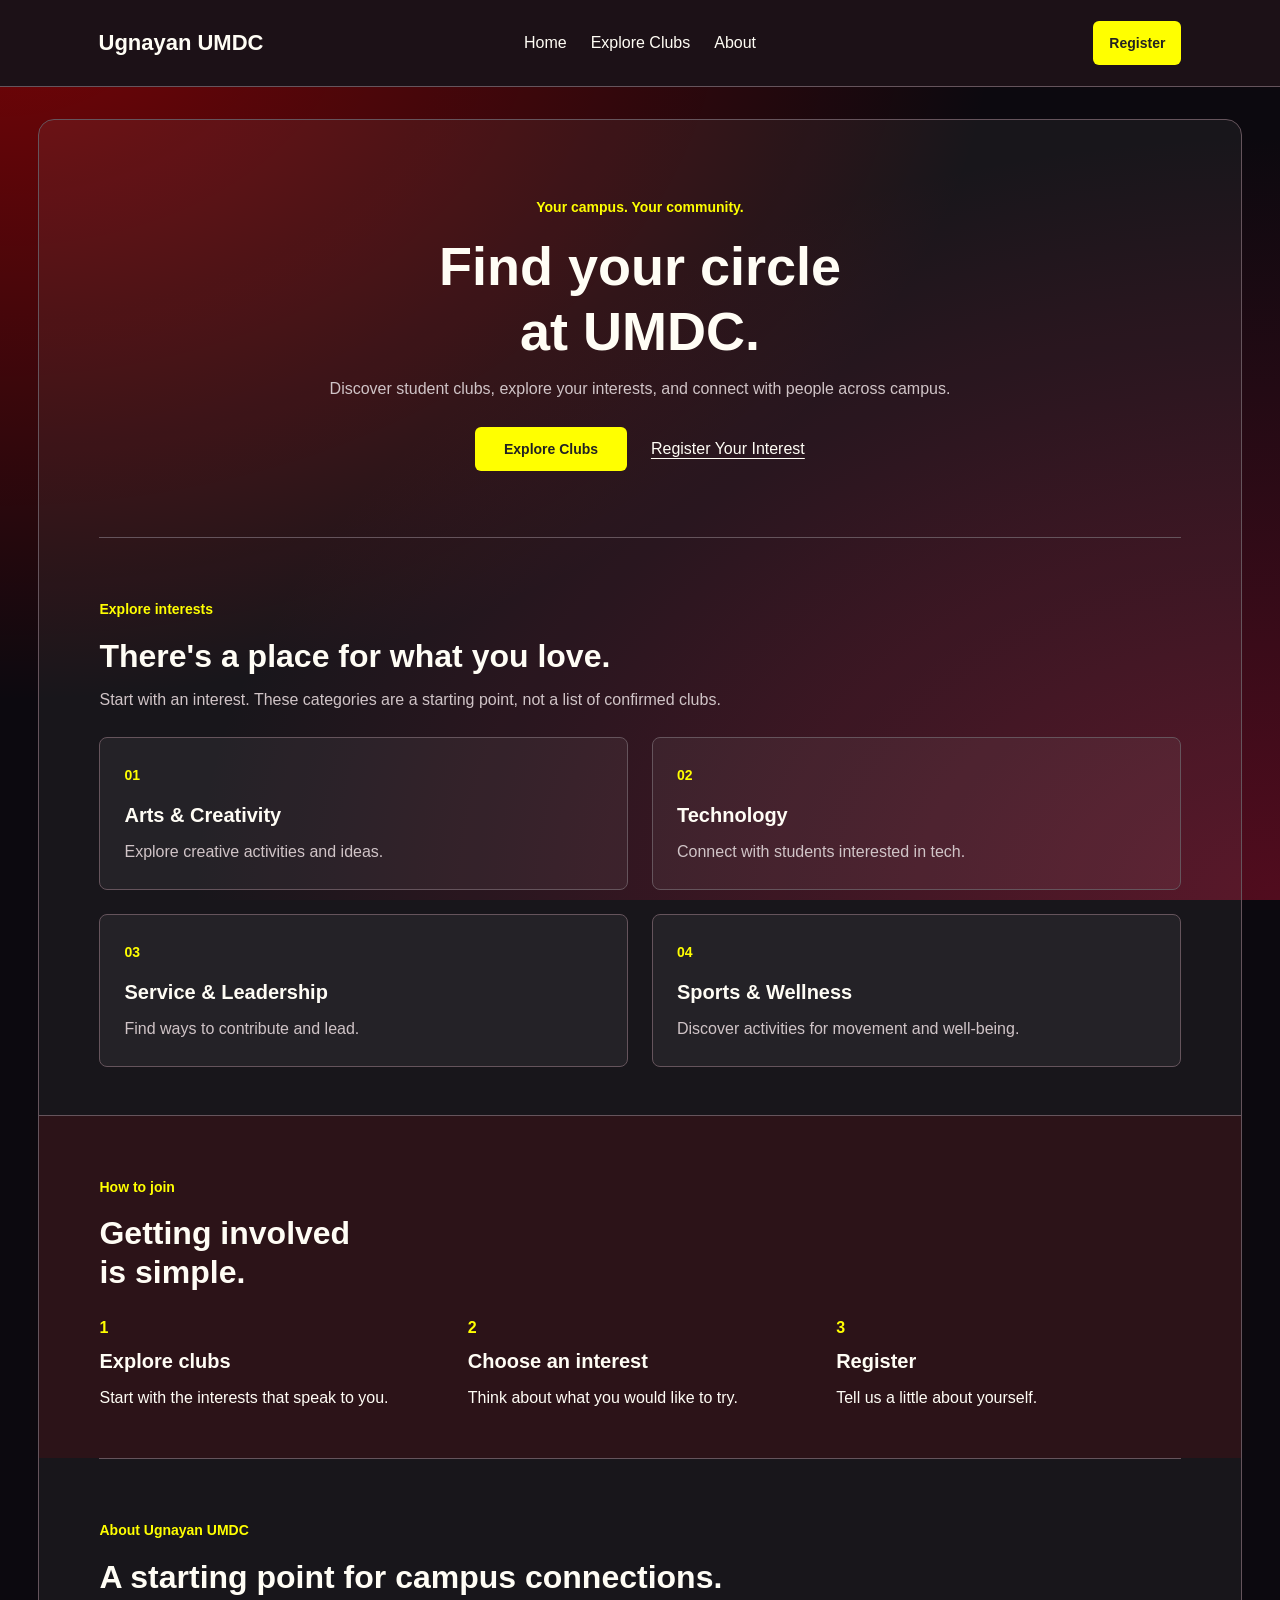
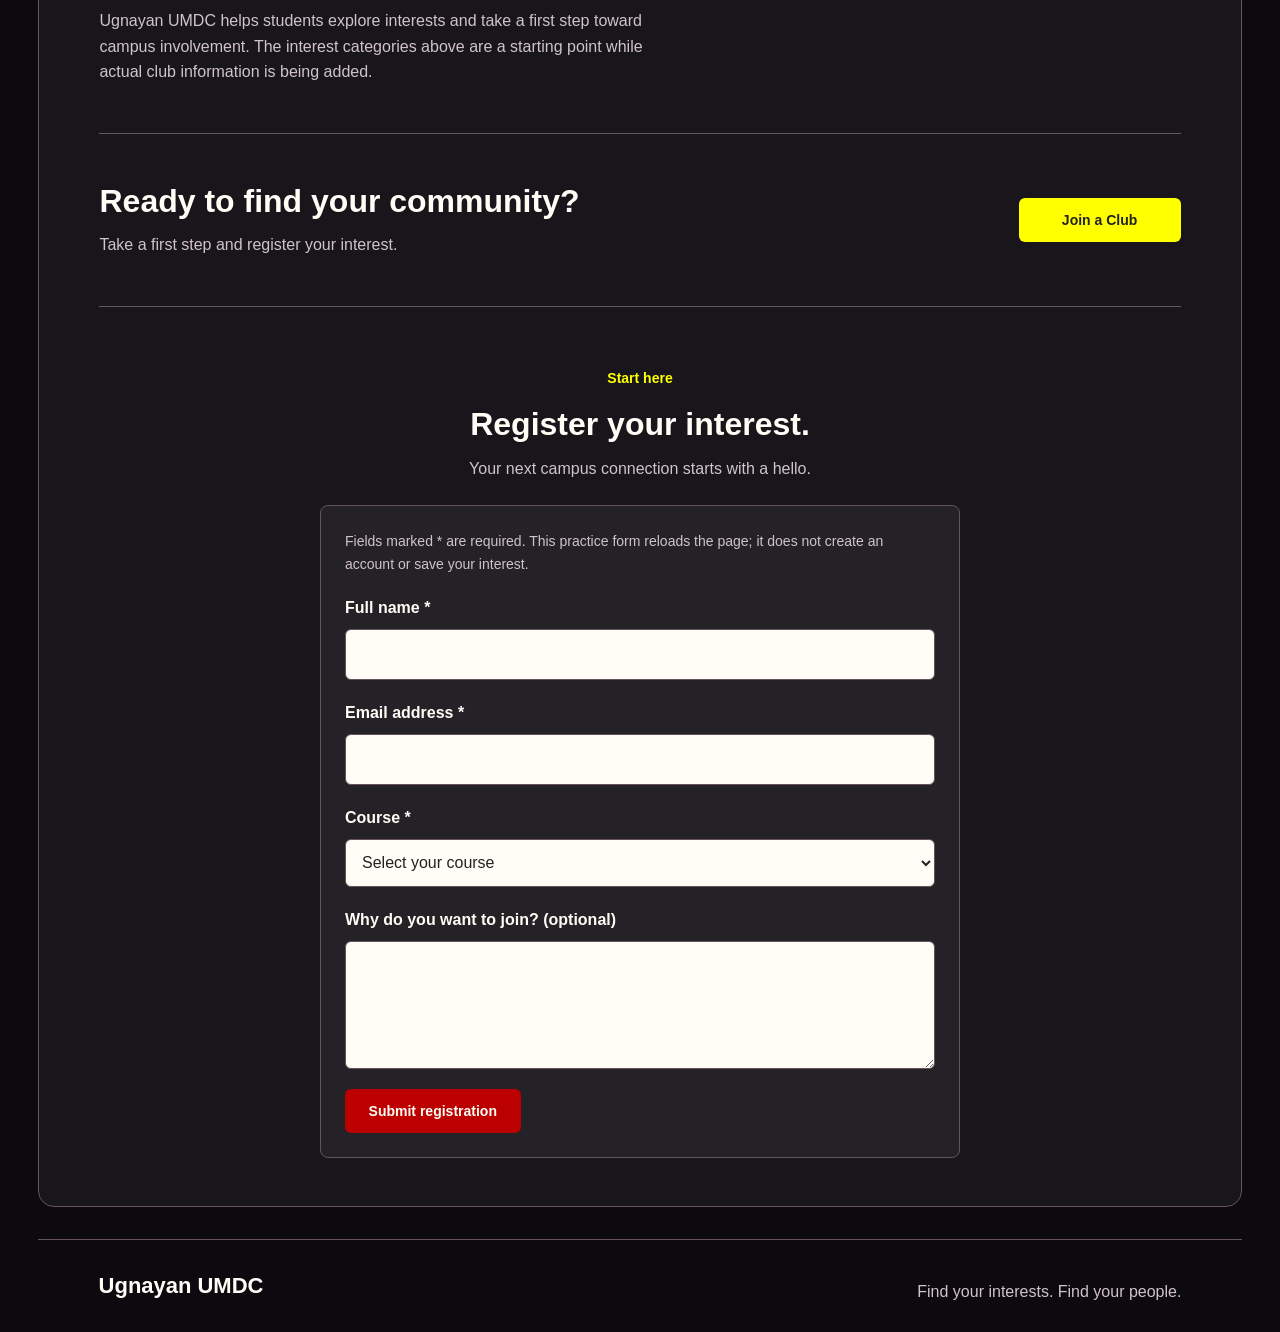
<file: HTML-CSS-JS/activity-four/index.html>
<!DOCTYPE html>
<html lang="en">
<head>
    <meta charset="UTF-8">
    <meta name="viewport" content="width=device-width, initial-scale=1.0">
    <meta name="author" content="Rachel Heart U. Tambalila">
    <link rel="stylesheet" href="assets/style.css">
    <title>Ugnayan UMDC | Find your circle</title>
</head>
<body>
    <a class="skip-link" href="#home">Skip to content</a>
    <header>
      <div class="header-content page-width">
        <a href="#home" class="brand">Ugnayan <span>UMDC</span></a>
        <nav aria-label="Main navigation">
            <a href="#home">Home</a>
            <a href="#clubs">Explore Clubs</a>
            <a href="#about">About</a>
        </nav>
        <a href="#register" class="button join-button">Register</a>
      </div>
    </header>

    <main id="home">
        <section class="welcome page-width" aria-labelledby="welcome-title">
            <div class="welcome-copy">
                <p class="eyebrow">Your campus. Your community.</p>
                <h1 id="welcome-title">Find your circle<br>at <span>UMDC.</span></h1>
                <p class="lead">Discover student clubs, explore your interests, and connect with people across campus.</p>
                <div class="actions">
                    <a class="button" href="#clubs">Explore Clubs</a>
                    <a class="text-link" href="#register">Register Your Interest</a>
                </div>
            </div>
        </section>

        <section class="interests page-width" id="clubs" aria-labelledby="interests-title">
            <p class="eyebrow">Explore interests</p>
            <h2 id="interests-title">There's a place for what you love.</h2>
            <p class="section-description">Start with an interest. These categories are a starting point, not a list of confirmed clubs.</p>
            <div class="interest-grid">
                <article class="interest-card"><span class="category-number" aria-hidden="true">01</span><h3>Arts &amp; Creativity</h3><p>Explore creative activities and ideas.</p></article>
                <article class="interest-card"><span class="category-number" aria-hidden="true">02</span><h3>Technology</h3><p>Connect with students interested in tech.</p></article>
                <article class="interest-card"><span class="category-number" aria-hidden="true">03</span><h3>Service &amp; Leadership</h3><p>Find ways to contribute and lead.</p></article>
                <article class="interest-card"><span class="category-number" aria-hidden="true">04</span><h3>Sports &amp; Wellness</h3><p>Discover activities for movement and well-being.</p></article>
            </div>
        </section>

        <section class="how-to" aria-labelledby="how-title">
            <div class="page-width how-layout">
                <div><p class="eyebrow">How to join</p><h2 id="how-title">Getting involved<br>is simple.</h2></div>
                <ol class="steps">
                    <li><span>1</span><h3>Explore clubs</h3><p>Start with the interests that speak to you.</p></li>
                    <li><span>2</span><h3>Choose an interest</h3><p>Think about what you would like to try.</p></li>
                    <li><span>3</span><h3>Register</h3><p>Tell us a little about yourself.</p></li>
                </ol>
            </div>
        </section>

        <section class="about page-width" id="about" aria-labelledby="about-title">
            <p class="eyebrow">About Ugnayan UMDC</p>
            <h2 id="about-title">A starting point for campus connections.</h2>
            <p>Ugnayan UMDC helps students explore interests and take a first step toward campus involvement. The interest categories above are a starting point while actual club information is being added.</p>
        </section>

        <section class="closing page-width" aria-labelledby="closing-title">
            <div><h2 id="closing-title">Ready to find your community?</h2><p>Take a first step and register your interest.</p></div>
            <a href="#register" class="button">Join a Club</a>
        </section>

        <section class="registration page-width" id="register" aria-labelledby="registration-title">
            <div class="registration-intro"><p class="eyebrow">Start here</p><h2 id="registration-title">Register your interest.</h2><p>Your next campus connection starts with a hello.</p></div>
            <div class="join-section">
                <p class="form-note" id="form-note">Fields marked * are required. This practice form reloads the page; it does not create an account or save your interest.</p>
                <form method="get" aria-describedby="form-note">
                    <label for="student-name">Full name *</label>
                    <input type="text" id="student-name" autocomplete="name" required>
                    <label for="student-email">Email address *</label>
                    <input type="email" id="student-email" autocomplete="email" required>
                    <label for="course">Course *</label>
                    <select id="course" required>
                        <option value="">Select your course</option>
                        <option value="bsit">BS Information Technology</option>
                        <option value="bscs">BS Computer Science</option>
                        <option value="bsba">BS Business Administration</option>
                    </select>
                    <label for="reason">Why do you want to join? (optional)</label>
                    <textarea id="reason" rows="4"></textarea>
                    <button type="submit" class="button submit-button">Submit registration</button>
                </form>
            </div>
        </section>
    </main>
    <footer><div class="page-width footer-content"><a href="#home" class="brand">Ugnayan <span>UMDC</span></a><p>Find your interests. Find your people.</p></div></footer>
</body>
</html>
</file>
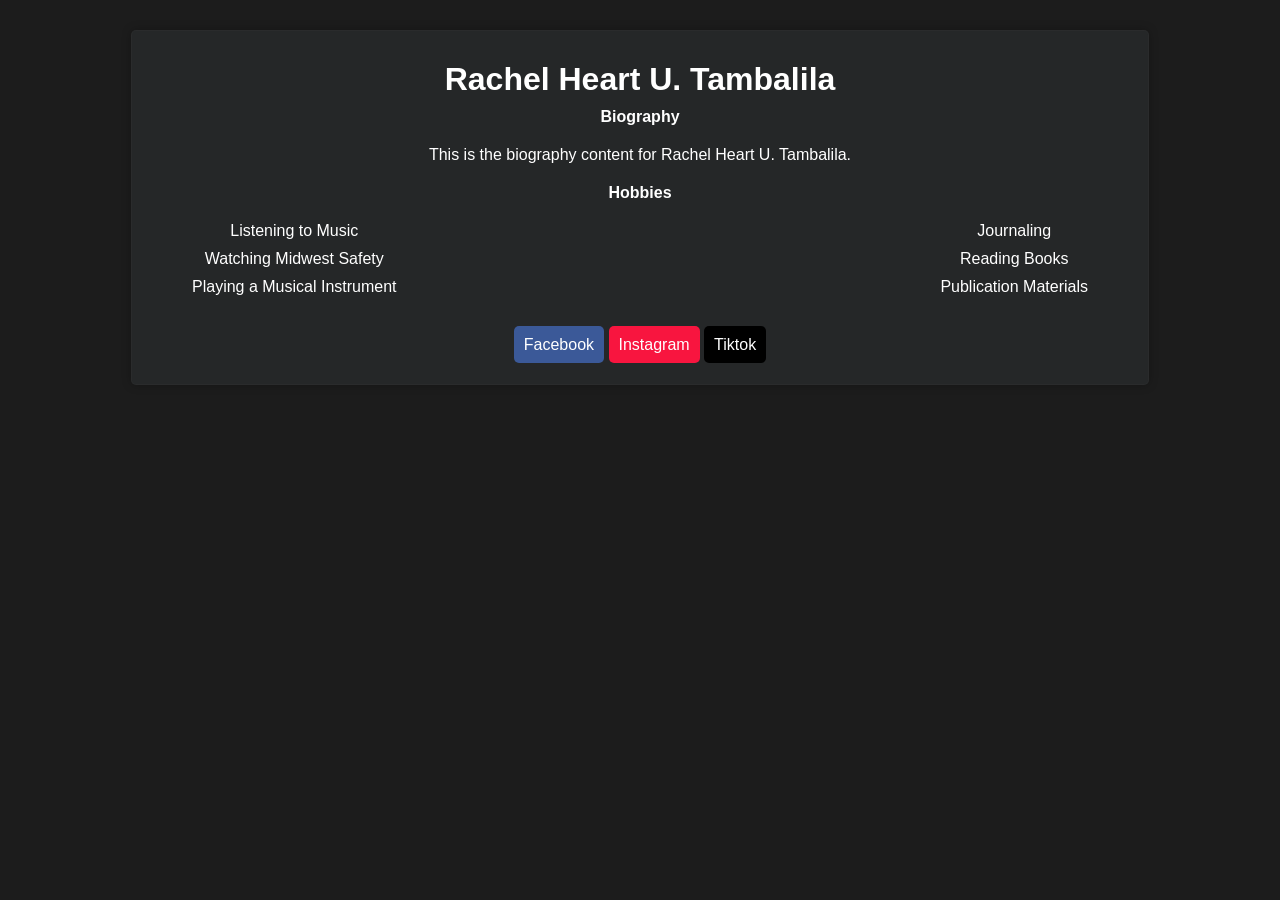
<file: HTML-CSS-JS/activity-one/index.html>
<!DOCTYPE html>
<html lang="en">
<head>
    <meta charset="UTF-8">
    <meta name="viewport" content="width=device-width, initial-scale=1.0">
    <meta name="author" content="Rachel Heart U. Tambalila">
    <title>Activity One</title>
    <link rel="stylesheet" href="assets/style.css">
</head>
<body>
    <main>
        <div class="container">
            <h1>Rachel Heart U. Tambalila</h1>

            <div class="contents">
                <h4>Biography</h4>
                <p>This is the biography content for Rachel Heart U. Tambalila.</p>
            </div>

            <H4 class="hobby-text"> Hobbies </H4>
            <div class="hobbies">
                <div class="left">
                <ul>
                    <li>Listening to Music</li>
                    <li>Watching Midwest Safety</li>
                    <li>Playing a Musical Instrument</li>
                </ul>
                </div>

                <div class="right">
                <ul>
                    <li>Journaling</li>
                    <li>Reading Books</li>
                    <li>Publication Materials</li>
                </div>
            </div>

            <div class="socials">
                <a href="https://www.facebook.com" class="btn btn-fb">Facebook</a>
                <a href="https://www.instagram.com" class="btn btn-ig">Instagram</a>
                <a href="https://www.tiktok.com" class="btn btn-tk">Tiktok</a>
            </div>
        </div>
    </main>
</body>
</html>
</file>
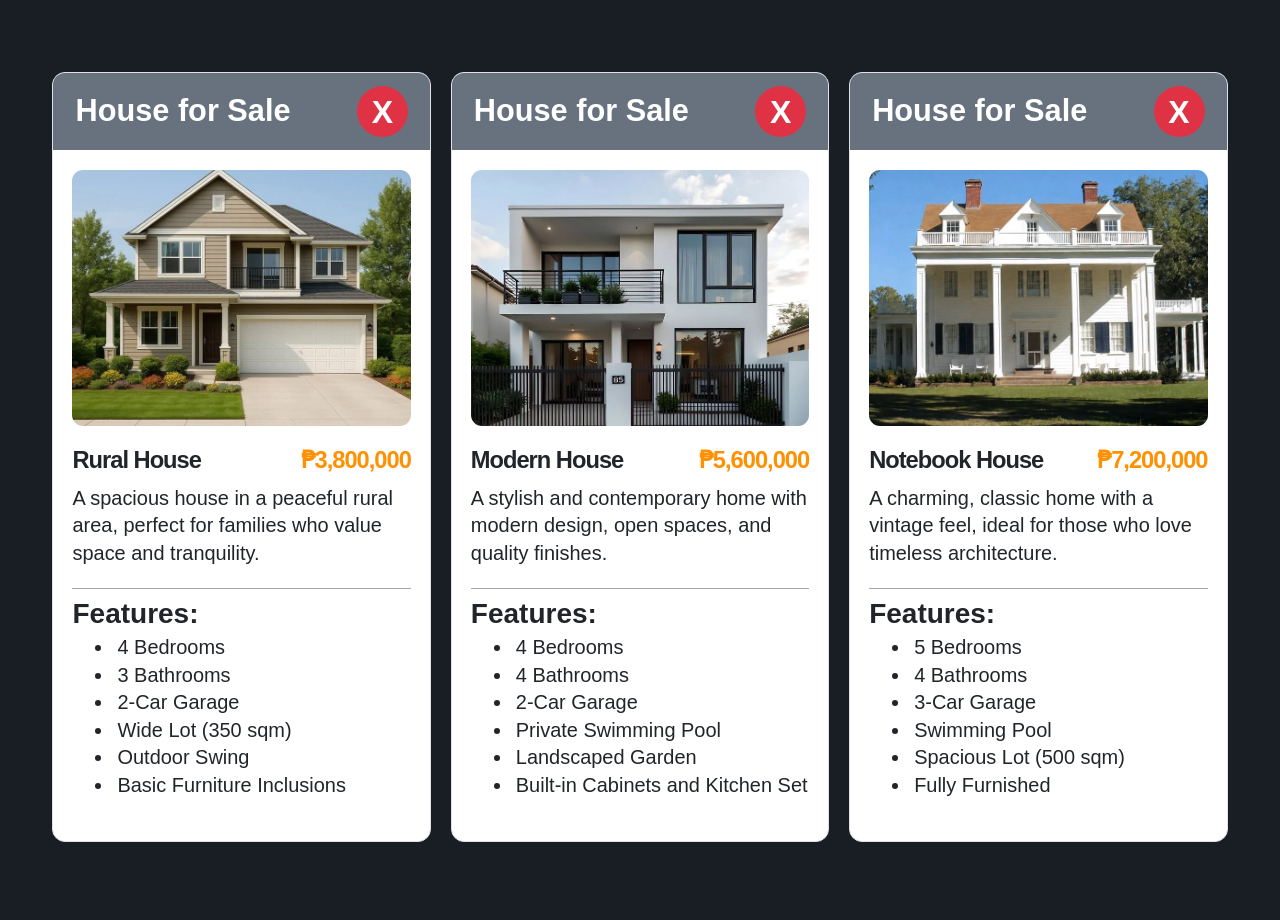
<file: HTML-CSS-JS/activity-three/index.html>
<!DOCTYPE html>
<html lang="en">
<head>
    <meta charset="UTF-8">
    <meta name="viewport" content="width=device-width, initial-scale=1.0">
    <title>Houses for Sale | Activity Three</title>
    <link rel="stylesheet" href="https://cdnjs.cloudflare.com/ajax/libs/bootstrap/5.3.8/css/bootstrap.min.css">
    <style>
        body {
            margin: 0;
            background: #191e24;
            color: #1b1d27;
            font-family: Arial, Helvetica, sans-serif;
        }

        .property-listings {
            max-width: 1536px;
            padding: 72px 4.1% 78px;
        }

        .property-grid { --bs-gutter-x: 20px; --bs-gutter-y: 24px; }

        .property-card {
            height: 100%;
            overflow: hidden;
            border: 1px solid #dfe1e5;
            border-radius: 13px;
            background: #fff;
        }

        .property-header {
            display: flex;
            align-items: center;
            justify-content: space-between;
            gap: 12px;
            padding: 13px 22px;
            border: 0;
            background: #68727e;
            color: #fff;
        }

        .property-header h2 {
            margin: 0;
            font-size: clamp(25px, 2.4vw, 38px);
            font-weight: 700;
        }

        .close-badge {
            display: inline-flex;
            flex-shrink: 0;
            align-items: center;
            justify-content: center;
            width: 51px;
            height: 51px;
            border-radius: 50%;
            background: #df3345;
            font-size: 32px;
            font-weight: 700;
            line-height: 1;
        }

        .property-body { padding: 20px 19px 42px; }

        .property-image {
            display: block;
            width: 100%;
            aspect-ratio: 1.32;
            object-fit: cover;
            border-radius: 11px;
        }

        .property-summary {
            display: flex;
            flex-wrap: wrap;
            align-items: baseline;
            justify-content: space-between;
            gap: 4px 12px;
            margin: 20px 0 10px;
        }

        .property-name, .property-price {
            margin: 0;
            font-size: clamp(22px, 1.85vw, 29px);
            font-weight: 700;
            line-height: 1.2;
            letter-spacing: -1px;
        }

        .property-price { color: #ff9000; white-space: nowrap; }

        .property-description, .feature-list {
            font-size: clamp(19px, 1.56vw, 24px);
            line-height: 1.38;
        }

        .property-description { margin: 0; min-height: 4.14em; }
        .property-features { margin-top: 21px; padding-top: 8px; border-top: 1px solid #a2a6ae; }
        .property-features h4 { margin: 0 0 3px; font-size: 28px; font-weight: 700; }
        .feature-list { margin: 0; padding-left: 42px; }
        .feature-list li { padding-left: 3px; }

        @media (max-width: 1199.98px) and (min-width: 992px) {
            .property-header { padding: 13px 16px; }
            .close-badge { width: 42px; height: 42px; font-size: 27px; }
        }

        @media (max-width: 991.98px) {
            .property-listings { max-width: 680px; padding: 32px 20px; }
            .property-header h2 { font-size: 30px; }
            .property-description { min-height: 0; }
            .property-body { padding-bottom: 28px; }
            .property-name, .property-price { font-size: 25px; }
        }

        @media (max-width: 399.98px) {
            .property-listings { padding: 20px 12px; }
            .property-header { padding: 12px 16px; }
            .property-header h2 { font-size: 27px; }
            .close-badge { width: 42px; height: 42px; font-size: 27px; }
            .property-body { padding: 16px 14px 26px; }
        }
    </style>
</head>
<body>
    <main class="container-fluid property-listings" aria-label="Houses for sale">
        <h1 class="visually-hidden">Houses for Sale</h1>
        <div class="row property-grid">
            <div class="col-12 col-lg-4">
                <article class="card property-card">
                    <header class="card-header property-header">
                        <h2>House for Sale</h2>
                        <span class="close-badge" aria-hidden="true">X</span>
                    </header>
                    <div class="card-body property-body">
                        <img src="assets/img/download.jpeg" alt="Two-story rural house with a front lawn and garage" class="property-image">
                        <div class="property-summary">
                            <h3 class="property-name">Rural House</h3>
                            <p class="property-price">&#8369;3,800,000</p>
                        </div>
                        <p class="property-description">A spacious house in a peaceful rural area, perfect for families who value space and tranquility.</p>
                        <section class="property-features" aria-label="Rural House features">
                            <h4>Features:</h4>
                            <ul class="feature-list">
                                <li>4 Bedrooms</li>
                                <li>3 Bathrooms</li>
                                <li>2-Car Garage</li>
                                <li>Wide Lot (350 sqm)</li>
                                <li>Outdoor Swing</li>
                                <li>Basic Furniture Inclusions</li>
                            </ul>
                        </section>
                    </div>
                </article>
            </div>
            <div class="col-12 col-lg-4">
                <article class="card property-card">
                    <header class="card-header property-header">
                        <h2>House for Sale</h2>
                        <span class="close-badge" aria-hidden="true">X</span>
                    </header>
                    <div class="card-body property-body">
                        <img src="assets/img/Nature _ living _ Greenery _ Luxury modern house….jpeg" alt="Contemporary house surrounded by greenery" class="property-image">
                        <div class="property-summary">
                            <h3 class="property-name">Modern House</h3>
                            <p class="property-price">&#8369;5,600,000</p>
                        </div>
                        <p class="property-description">A stylish and contemporary home with modern design, open spaces, and quality finishes.</p>
                        <section class="property-features" aria-label="Modern House features">
                            <h4>Features:</h4>
                            <ul class="feature-list">
                                <li>4 Bedrooms</li>
                                <li>4 Bathrooms</li>
                                <li>2-Car Garage</li>
                                <li>Private Swimming Pool</li>
                                <li>Landscaped Garden</li>
                                <li>Built-in Cabinets and Kitchen Set</li>
                            </ul>
                        </section>
                    </div>
                </article>
            </div>
            <div class="col-12 col-lg-4">
                <article class="card property-card">
                    <header class="card-header property-header">
                        <h2>House for Sale</h2>
                        <span class="close-badge" aria-hidden="true">X</span>
                    </header>
                    <div class="card-body property-body">
                        <img src="assets/img/บ้านมีประวัติ บน TikTok.jpeg" alt="Classic white house with a spacious front porch" class="property-image">
                        <div class="property-summary">
                            <h3 class="property-name">Notebook House</h3>
                            <p class="property-price">&#8369;7,200,000</p>
                        </div>
                        <p class="property-description">A charming, classic home with a vintage feel, ideal for those who love timeless architecture.</p>
                        <section class="property-features" aria-label="The Notebook House features">
                            <h4>Features:</h4>
                            <ul class="feature-list">
                                <li>5 Bedrooms</li>
                                <li>4 Bathrooms</li>
                                <li>3-Car Garage</li>
                                <li>Swimming Pool</li>
                                <li>Spacious Lot (500 sqm)</li>
                                <li>Fully Furnished</li>
                            </ul>
                        </section>
                    </div>
                </article>
            </div>
        </div>
    </main>
</body>
</html>
</file>
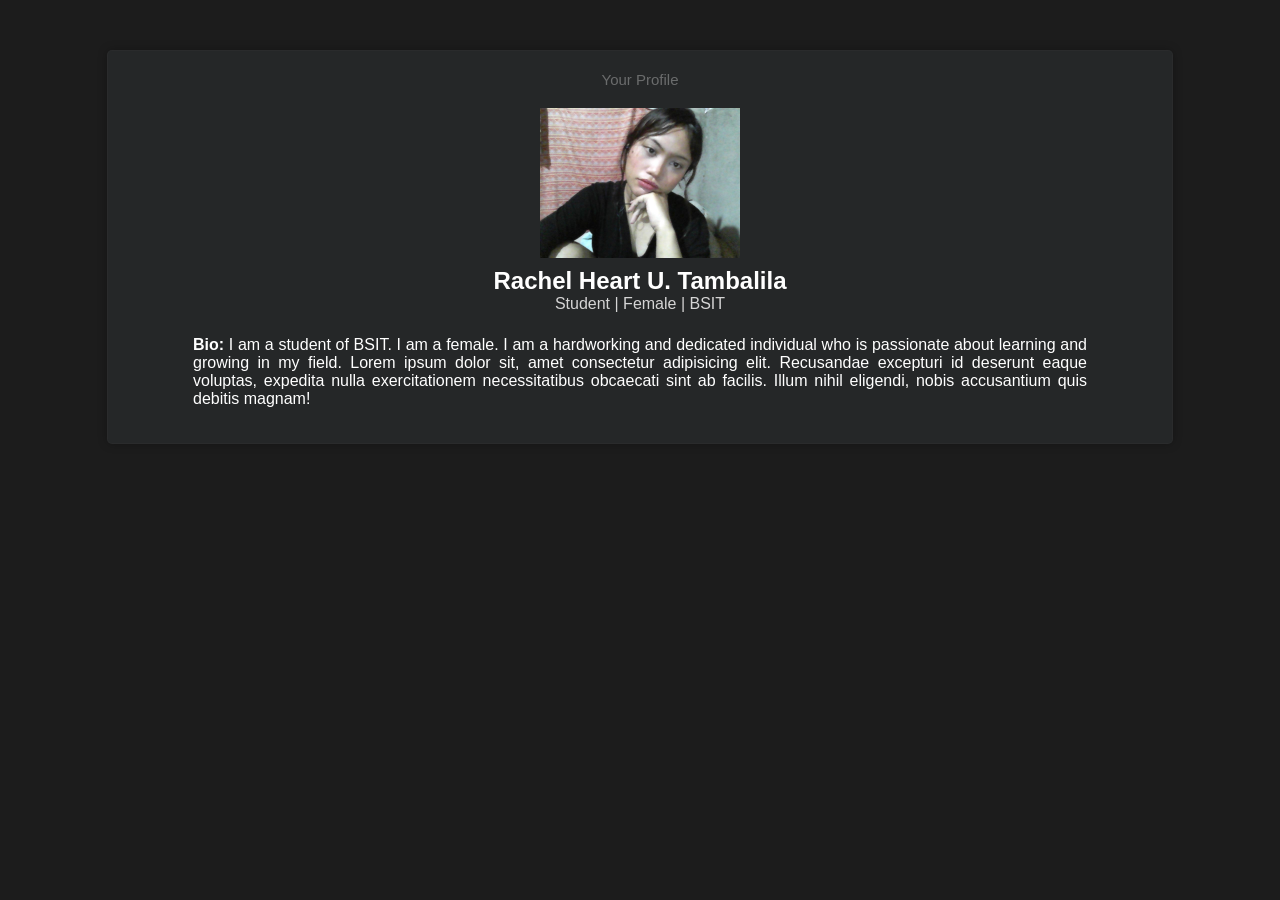
<file: HTML-CSS-JS/activity-two/index.html>
<!DOCTYPE html>
<html lang="en">
<head>
    <meta charset="UTF-8">
    <meta name="viewport" content="width=device-width, initial-scale=1.0">
    <meta name="author" content="Rachel Heart U. Tambalila">
    <link rel="stylesheet" href="assets/style.css">
    <title>Activity Two</title>
</head>
<body>
    <main>
        <div class="container">
            <p class="profile">
                Your Profile
            </p>

            <div class="profile-img">
                <img src="assets/images/profile.jpg" alt="Profile Image">
            </div>

            <div class="profile-info">
                <h2>Rachel Heart U. Tambalila</h2>
                <p style="text-align: center; padding-bottom: 8px;">Student | Female | BSIT</p>
            </div>

            <div class="bio">
                <p>
                    <strong>Bio:</strong> I am a student of BSIT. I am a female. I am a hardworking and dedicated individual who is passionate about learning and growing in my field. Lorem ipsum dolor sit, amet consectetur adipisicing elit. Recusandae excepturi id deserunt eaque voluptas, expedita nulla exercitationem necessitatibus obcaecati sint ab facilis. Illum nihil eligendi, nobis accusantium quis debitis magnam!
                </p>
            </div>
        </div>
    </main>
</body>
</html>
</file>
<file: HTML-CSS-JS/activity-four/assets/style.css>
:root {
    --red: #BC0000;
    --white: #FFFDF5;
    --yellow: #FFFF00;
    --muted: #d0c4c7;
    --border: #65545c;
    --panel: rgba(255, 255, 255, 0.05);
}

* {
    box-sizing: border-box;
    margin: 0;
    padding: 0;
}

html {
    scroll-padding-top: 120px;
}

body {
    background-color: #0c090f;
    /* Soft red clouds, like the earlier background. */
    background-image:
        radial-gradient(ellipse at top left, rgba(188, 0, 0, 0.6), transparent 55%),
        radial-gradient(ellipse at bottom right, rgba(150, 15, 45, 0.5), transparent 60%);
    background-attachment: fixed;
    color: var(--white);
    font-family: Arial, Helvetica, sans-serif;
    line-height: 1.6;
}

a {
    color: inherit;
}

h1, h2, h3 {
    line-height: 1.2;
}

h1 {
    font-size: 3.375rem;
}

h2 {
    font-size: 2rem;
}

h3 {
    font-size: 1.25rem;
}

p {
    margin-top: 12px;
}

.page-width {
    width: 90%;
    max-width: 1120px;
    margin: auto;
}

header {
    position: sticky;
    top: 0;
    z-index: 10;
    background-color: #1c1117;
    padding: 20px 3%;
    border-bottom: 1px solid var(--border);
}

.header-content {
    display: grid;
    grid-template-columns: 1fr auto 1fr;
    align-items: center;
    gap: 24px;
    width: 90%;
    max-width: 1116px;
}

.brand {
    display: inline-flex;
    align-items: center;
    gap: 6px;
    min-height: 44px;
    font-size: 22px;
    font-weight: bold;
    text-decoration: none;
}

nav {
    display: flex;
    gap: 24px;
    flex-wrap: wrap;
}

nav a {
    display: inline-flex;
    align-items: center;
    min-height: 44px;
    padding: 10px 0;
    text-decoration: none;
}

nav a:hover, .text-link:hover {
    color: var(--yellow);
    text-decoration: underline;
    text-underline-offset: 6px;
}

.join-button {
    justify-self: end;
}

.button {
    display: inline-flex;
    align-items: center;
    justify-content: center;
    padding: 4px 4%;
    min-height: 44px;
    border: none;
    border-radius: 6px;
    background-color: var(--yellow);
    color: #222;
    font: inherit;
    font-size: 14px;
    font-weight: 600;
    text-align: center;
    text-decoration: none;
    cursor: pointer;
}

.button:hover {
    background-color: #e6e600;
}

main {
    width: 94%;
    max-width: 1240px;
    margin: 32px auto;
    background-color: var(--panel);
    border: 1px solid var(--border);
    border-radius: 16px;
}

.welcome {
    padding: 64px 0;
    text-align: center;
}

.welcome-copy {
    max-width: 720px;
    margin: auto;
}

.registration {
    max-width: 640px;
    padding: 48px 0;
}

.registration-intro {
    margin-bottom: 24px;
    text-align: center;
}

.eyebrow, .category-number {
    color: var(--yellow);
    font-size: 14px;
    font-weight: bold;
}

.eyebrow {
    margin-bottom: 16px;
}

.lead, .section-description, .form-note,
.interest-card p, .closing p, .registration-intro p, footer p {
    color: var(--muted);
}

.registration-intro .eyebrow {
    color: var(--yellow);
}

.actions {
    display: flex;
    justify-content: center;
    align-items: center;
    flex-wrap: wrap;
    gap: 24px;
    margin-top: 24px;
}

.text-link {
    display: inline-flex;
    align-items: center;
    gap: 6px;
    min-height: 48px;
    padding: 10px 0;
    text-underline-offset: 4px;
}

.interests, .about {
    padding: 48px 0;
    border-top: 1px solid var(--border);
}

.about p:last-child {
    max-width: 65ch;
    color: var(--muted);
}

.interest-grid {
    display: grid;
    grid-template-columns: minmax(0, 1fr) minmax(0, 1fr);
    gap: 24px;
    margin-top: 24px;
}

.interest-card, .join-section {
    padding: 24px;
    border: 1px solid var(--border);
    border-radius: 8px;
    background-color: var(--panel);
}

.interest-card h3 {
    margin-top: 16px;
}

.interest-card {
    transition: transform 0.2s ease, border-color 0.2s ease, background-color 0.2s ease;
}

@media (hover: hover) {
    .interest-card:hover {
        transform: translateY(-4px);
        border-color: var(--yellow);
        background-color: rgba(255, 255, 255, 0.08);
    }
}

@media (prefers-reduced-motion: reduce) {
    .interest-card {
        transition: none;
    }

    .interest-card:hover {
        transform: none;
    }
}

.how-to {
    padding: 48px 0;
    background-color: rgba(188, 0, 0, 0.12);
    border-top: 1px solid var(--border);
}

.steps {
    display: grid;
    grid-template-columns: repeat(3, minmax(0, 1fr));
    gap: 24px;
    margin-top: 24px;
    list-style: none;
}

.steps li > span {
    color: var(--yellow);
    font-weight: bold;
}

.steps h3 {
    margin-top: 8px;
}

.closing, .footer-content {
    display: flex;
    justify-content: space-between;
    align-items: center;
    gap: 24px;
}

.closing {
    padding: 48px 0;
    border-top: 1px solid var(--border);
    border-bottom: 1px solid var(--border);
}

.closing .button {
    flex-shrink: 0;
}

/* Registration form */

.form-note {
    margin-top: 0;
    font-size: 14px;
}

form {
    display: flex;
    flex-direction: column;
    gap: 8px;
    margin-top: 20px;
}

label {
    font-weight: bold;
}

input, select, textarea {
    width: 100%;
    min-width: 0;
    min-height: 48px;
    padding: 12px;
    margin-bottom: 12px;
    border: 1px solid var(--border);
    border-radius: 6px;
    background-color: var(--white);
    color: #222;
    font: inherit;
}

textarea {
    resize: vertical;
}

input:focus-visible, select:focus-visible, textarea:focus-visible {
    outline-color: var(--red);
    outline-offset: -3px;
}

.submit-button {
    align-self: flex-start;
    background-color: var(--red);
    color: var(--white);
}

.submit-button:hover {
    background-color: #960000;
}

footer {
    width: 94%;
    max-width: 1240px;
    margin: auto;
    padding: 24px 0;
    border-top: 1px solid var(--border);
}

/* Make keyboard navigation easy to see */
:focus-visible {
    outline: 3px solid var(--yellow);
    outline-offset: 4px;
}

.skip-link {
    position: absolute;
    top: -100px;
    left: 16px;
    padding: 12px;
    background-color: var(--white);
    color: var(--red);
    z-index: 1;
}

.skip-link:focus {
    top: 10px;
}

@media (max-width: 768px) {
    html {
        scroll-padding-top: 184px;
    }

    .header-content {
        grid-template-columns: minmax(0, 1fr) auto;
        gap: 16px;
    }

    nav {
        grid-column: 1 / -1;
        grid-row: 2;
        justify-content: center;
        gap: 20px;
    }

    h1 {
        font-size: 2.375rem;
    }

    h2 {
        font-size: 1.75rem;
    }

    .interest-grid, .steps {
        grid-template-columns: 1fr;
    }

    .closing, .footer-content {
        flex-direction: column;
        align-items: flex-start;
    }

    .welcome {
        padding: 40px 0;
    }

    .interests, .about, .how-to, .closing, .registration {
        padding-top: 32px;
        padding-bottom: 32px;
    }

    .join-section {
        padding: 20px;
    }
}
</file>
<file: HTML-CSS-JS/activity-one/assets/style.css>
*{
    font-family: Arial, Helvetica, sans-serif;
    padding: 10px;
    margin: 0;
}

body{
    background-color: #1c1c1c;
}

.container{
    color: white;
    width: 80%;
    padding: 20px;
    border: 0.5px solid rgba(70, 70, 70, 0.148);
    margin: 0 auto;
    border-radius: 5px;
    background-color: #252728;
    box-shadow: 0px 0px 10px 0px #00000044;
}

.container:hover{
    box-shadow: 0px 0px 20px 0px #8f8a8a8f;
}

h1, h4, p, .socials{
    text-align: center;
}

.contents{
    padding-top: 0;
    padding-bottom: 0;
}

h1{
    margin-bottom: 0;
    padding-bottom: 0;
}

h4{
    margin-top: 0;
}

ul{
    padding-top: 0;
    padding-bottom: 0;
}

li{
    display: flex;
    justify-content: center;
    align-items: center;
    list-style: none;

}

.hobbies h4{
    margin-bottom: 0;
    padding-bottom: 0;
}

.hobbies li{
    margin-bottom: 0;
    padding-bottom: 0;
}

.hobbies{
    padding-top: 0;
    padding-bottom: 20px;
    display: flex;
    justify-content: space-between;
}

.hobby-text{
    padding-bottom: 0;
}

.btn{
    border-radius:5px;
}
.socials a {
    text-decoration: none;
    color: white;
}

.btn-fb{
    background-color: #3b5998;
}

.btn-ig{
    background-color: #f8153f;
}

.btn-tk{
    background-color: #000000;
}

.socials a:hover{
    cursor: pointer;
    background-color: #555;
}
</file>
<file: HTML-CSS-JS/activity-two/assets/style.css>
*{
    Font-family: Arial, Helvetica, sans-serif;
    margin: 0;
    padding: 0;
    color: white;
}

body{
    background-color: #1c1c1c;
}

.container{
    width: 80%;
    display: flex;
    flex-direction: column;
    padding: 20px;
    border: 0.5px solid rgba(70, 70, 70, 0.148);
    margin: 50px auto;
    border-radius: 5px;
    background-color: #252728;
    box-shadow: 0px 0px 10px 0px #00000044;
    justify-content: center;
    align-items: center;
}

img{
    height: 150px;
    width: auto;
    padding-bottom: 5px;
}

.profile {
    font-size: 15px;
    color: #c5c5c56f;
    padding-bottom: 20px;

}

.bio{
    padding: 15px;
    justify-content: center;
    text-align: justify;
    margin-right: 50px;
    margin-left: 50px;
}

.profile-info p {
    color: #f5f4f4d8;
}
</file>
